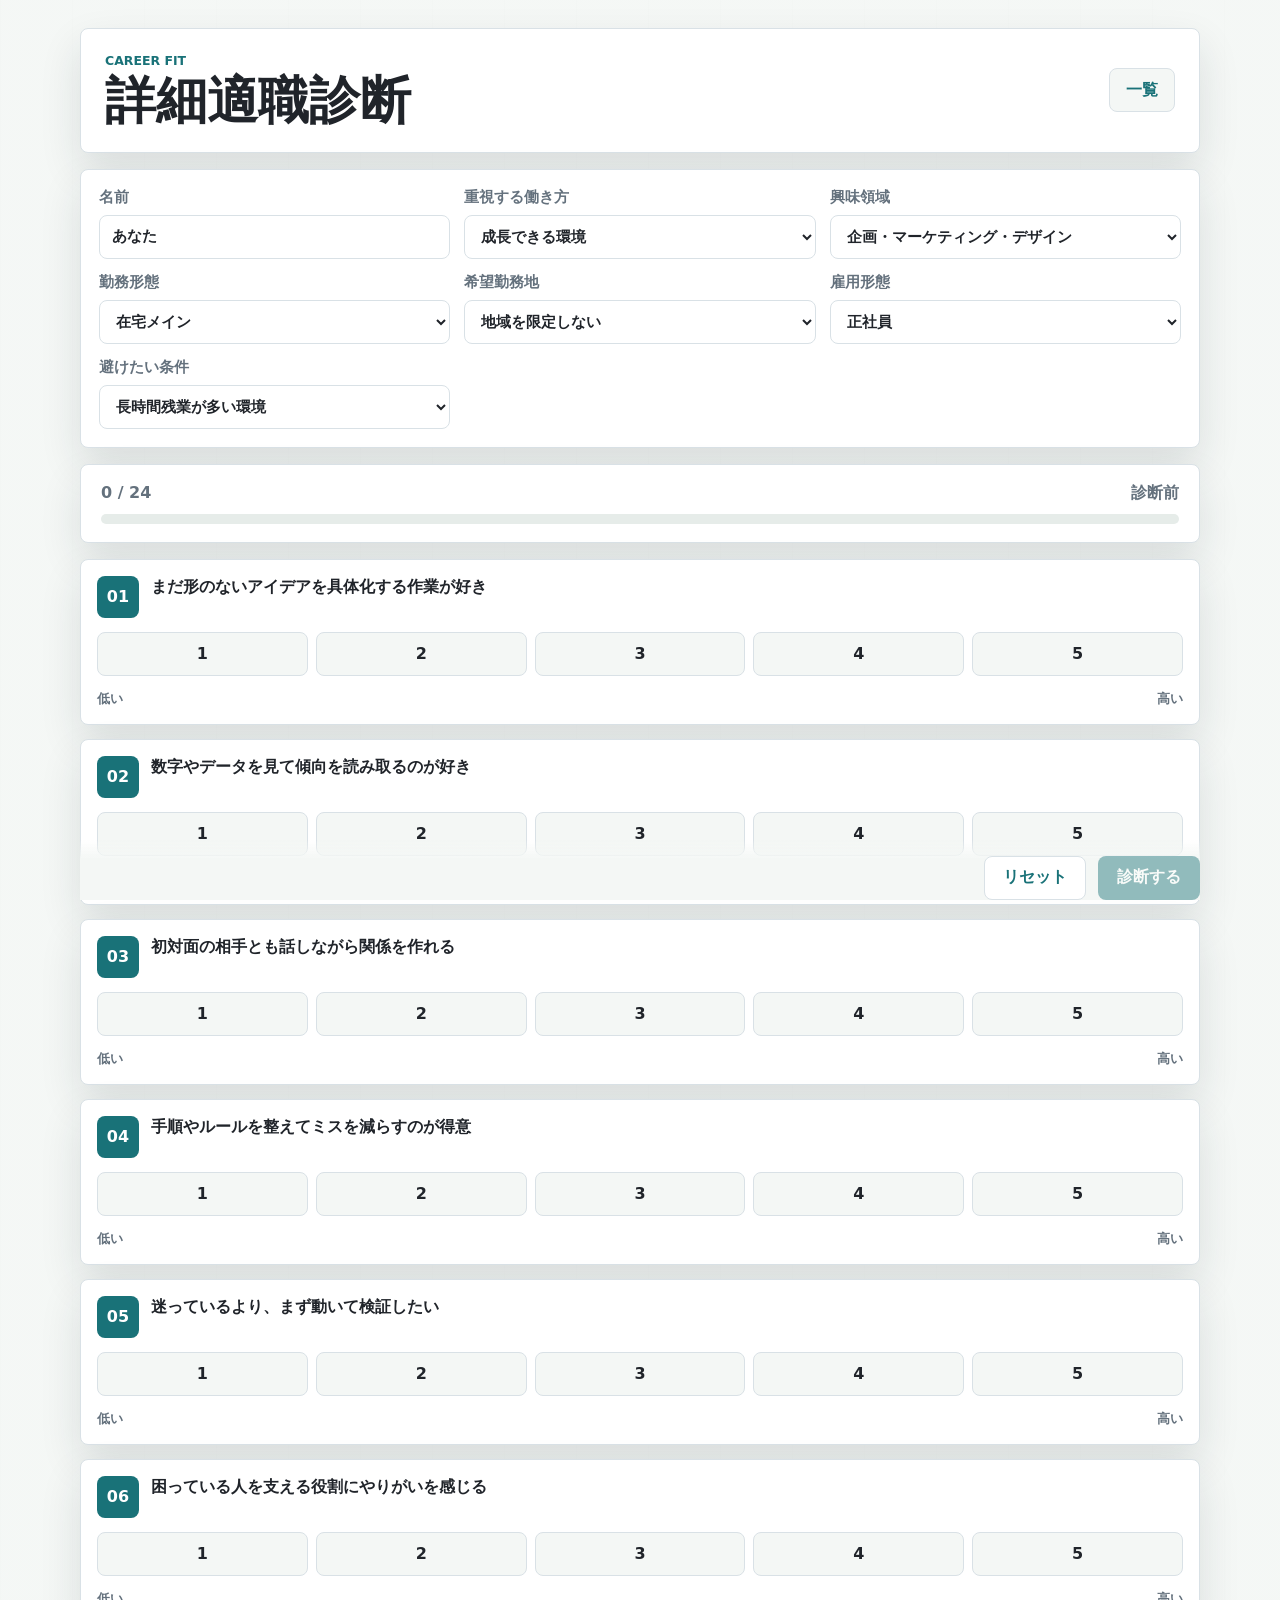
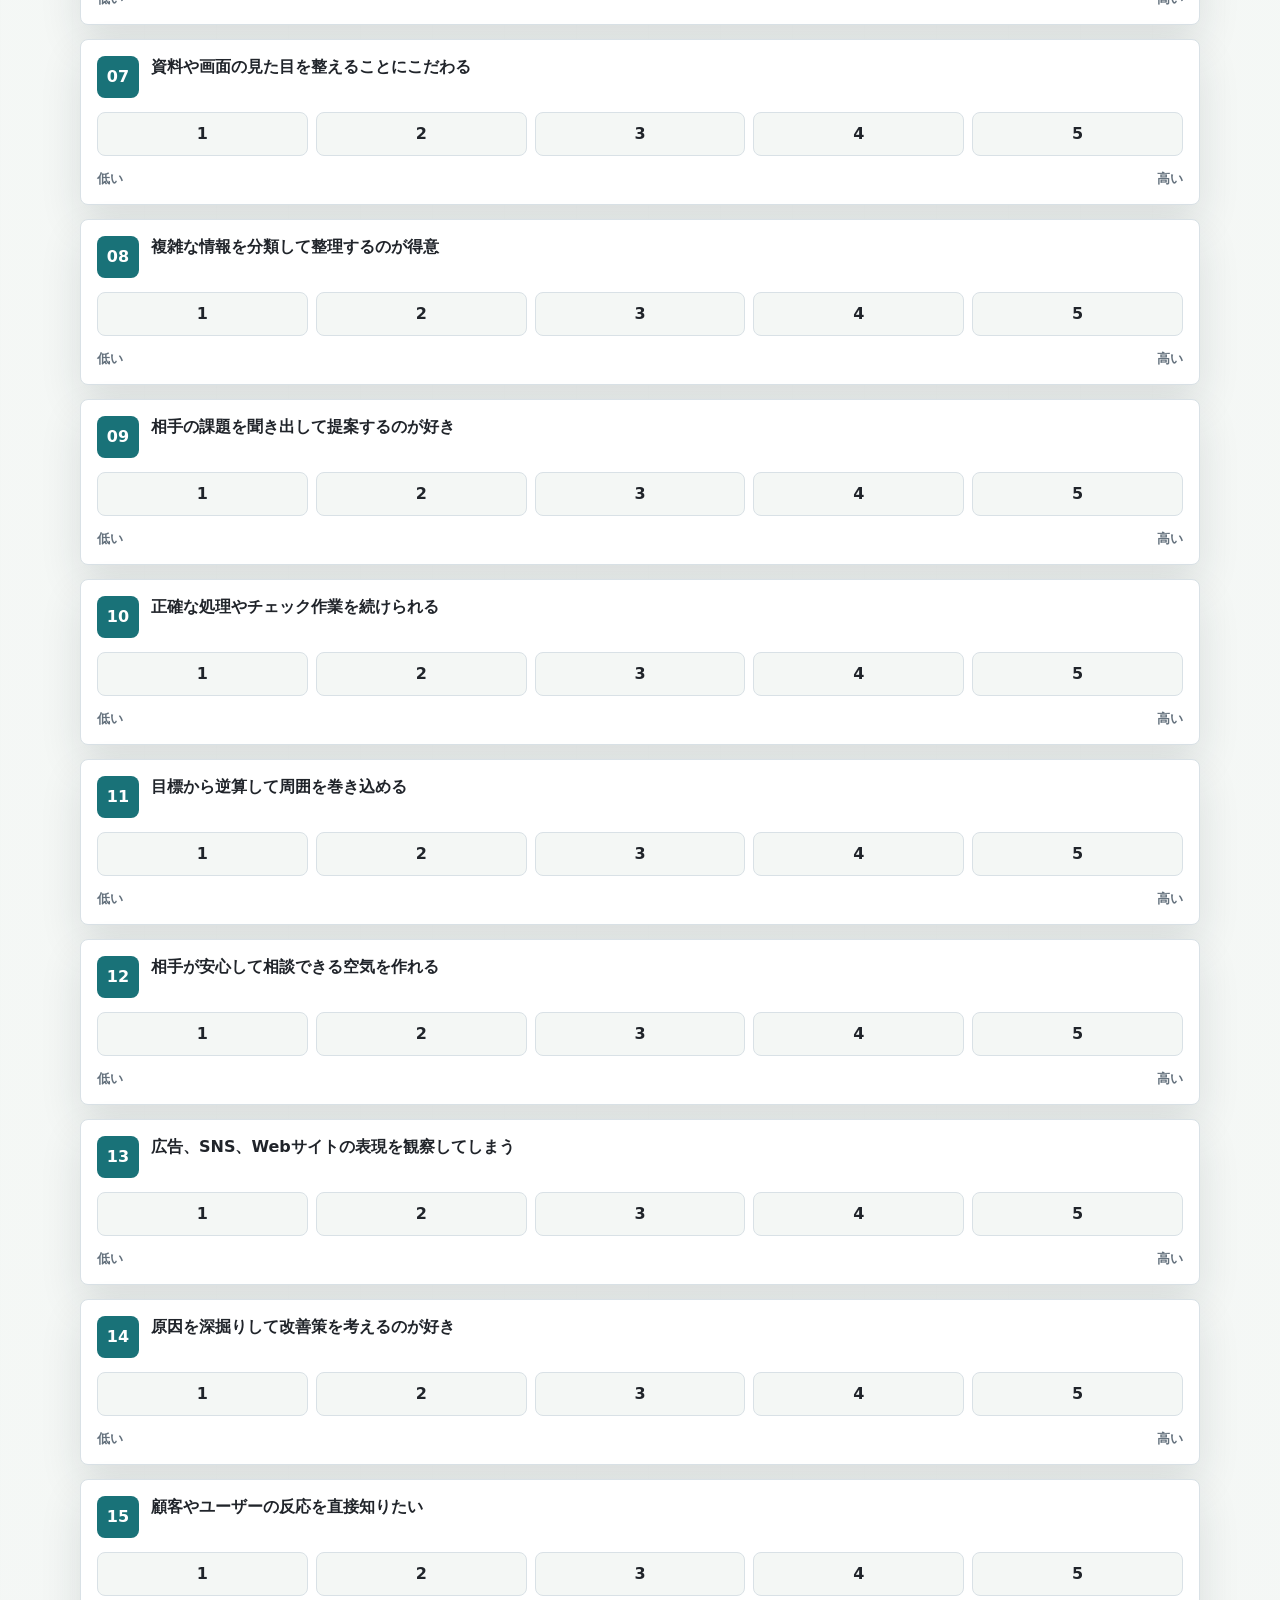
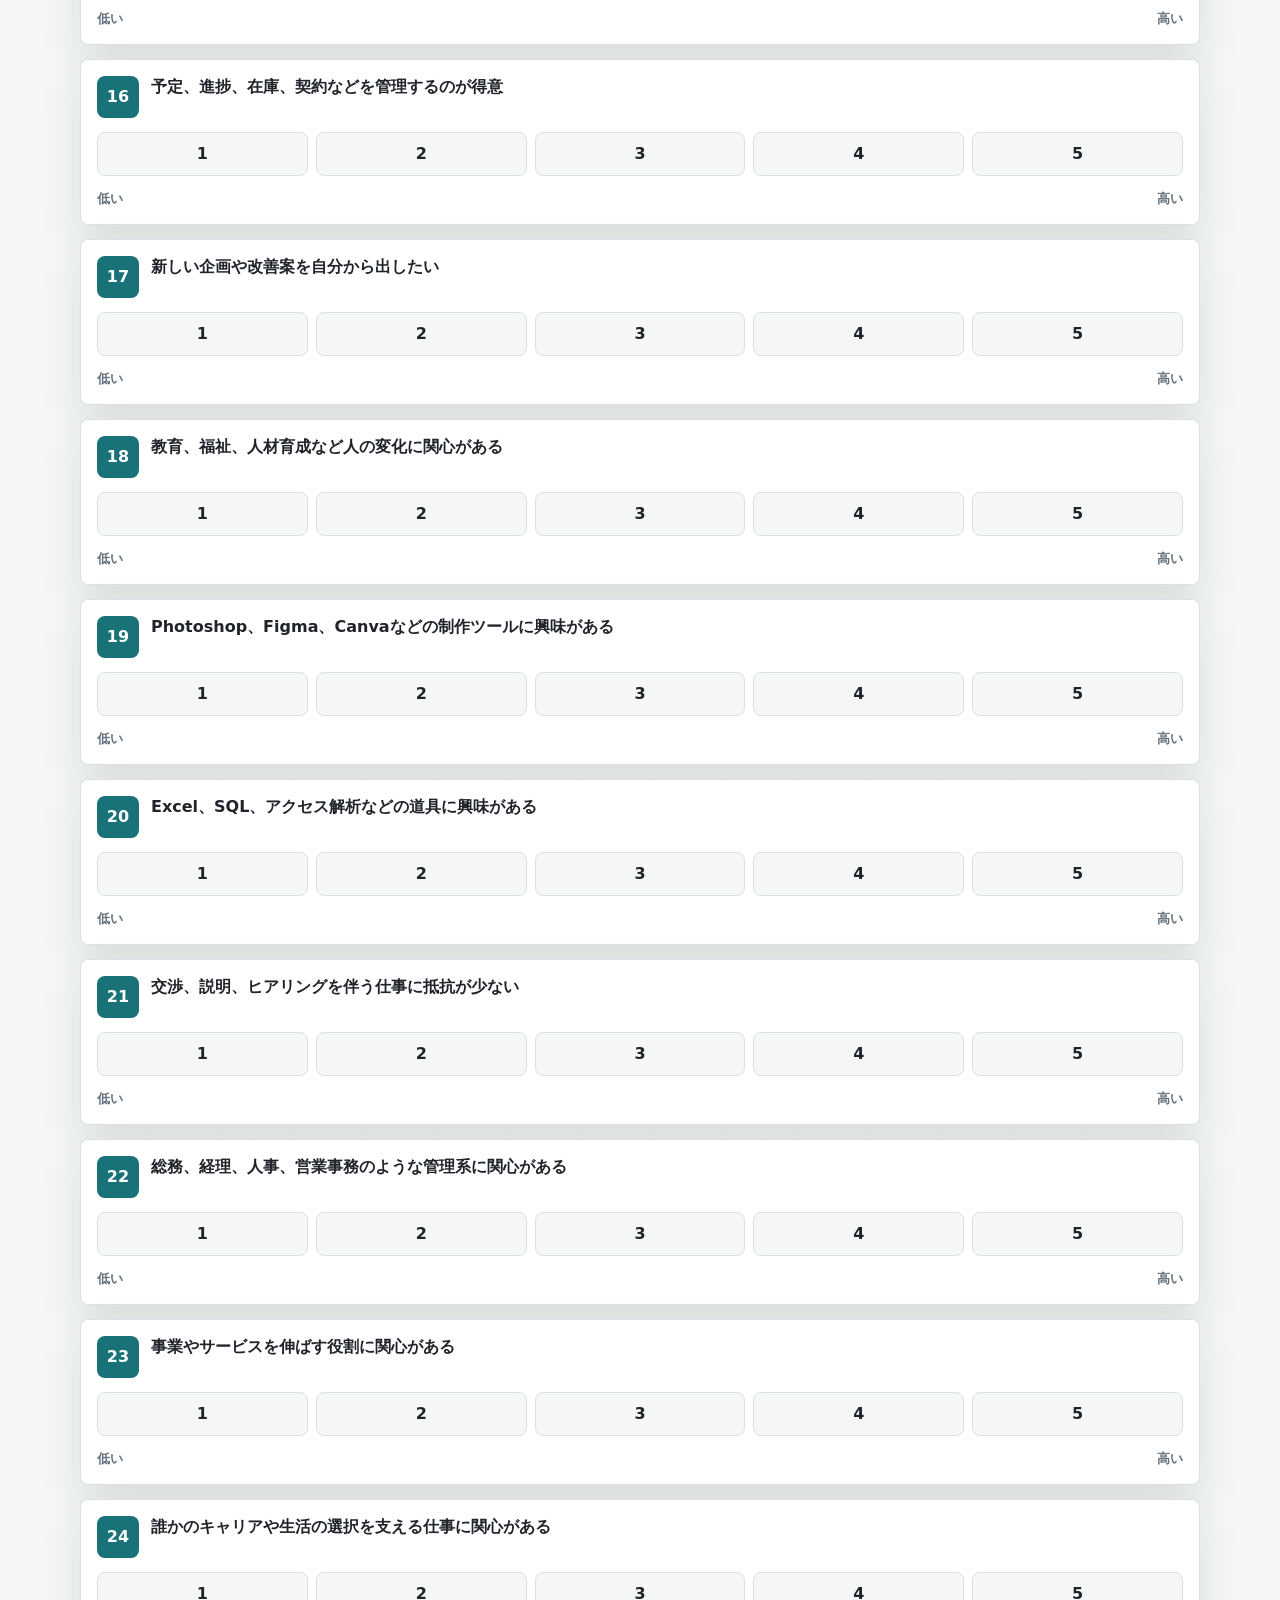
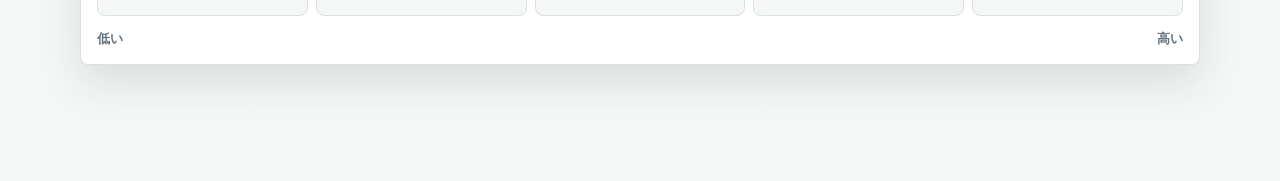
<file: public/career.html>
<!DOCTYPE html>
<html lang="ja">
<head>
    <meta charset="UTF-8">
    <meta name="viewport" content="width=device-width, initial-scale=1.0">
    <title>詳細適職診断</title>
    <link rel="stylesheet" href="career.css">
</head>
<body>
    <main class="app-shell">
        <header class="topbar">
            <div>
                <p class="eyebrow">Career Fit</p>
                <h1>詳細適職診断</h1>
            </div>
            <a class="index-link" href="/">一覧</a>
        </header>

        <section class="profile-panel">
            <label>
                名前
                <input id="userName" type="text" value="あなた" maxlength="24">
            </label>
            <label>
                重視する働き方
                <select id="workPreference">
                    <option value="成長できる環境">成長できる環境</option>
                    <option value="安定した環境">安定した環境</option>
                    <option value="自由度の高い環境">自由度の高い環境</option>
                    <option value="人の役に立つ実感">人の役に立つ実感</option>
                    <option value="専門性を磨ける環境">専門性を磨ける環境</option>
                </select>
            </label>
            <label>
                興味領域
                <select id="interestAreas">
                    <option value="企画・マーケティング・デザイン">企画・マーケティング・デザイン</option>
                    <option value="営業・接客・カスタマーサクセス">営業・接客・カスタマーサクセス</option>
                    <option value="事務・管理・コーポレート">事務・管理・コーポレート</option>
                    <option value="IT・データ・プロダクト">IT・データ・プロダクト</option>
                    <option value="教育・福祉・人材支援">教育・福祉・人材支援</option>
                </select>
            </label>
            <label>
                勤務形態
                <select id="workStyle">
                    <option value="在宅メイン">在宅メイン</option>
                    <option value="在宅と出社の併用">在宅と出社の併用</option>
                    <option value="出社メイン">出社メイン</option>
                    <option value="こだわらない">こだわらない</option>
                </select>
            </label>
            <label>
                希望勤務地
                <select id="workLocation">
                    <option value="地域を限定しない">地域を限定しない</option>
                    <option value="自宅から通える範囲">自宅から通える範囲</option>
                    <option value="都市部で働きたい">都市部で働きたい</option>
                    <option value="地方・地元で働きたい">地方・地元で働きたい</option>
                    <option value="フルリモートなら全国可">フルリモートなら全国可</option>
                </select>
            </label>
            <label>
                雇用形態
                <select id="employmentType">
                    <option value="正社員">正社員</option>
                    <option value="契約社員・派遣も検討">契約社員・派遣も検討</option>
                    <option value="アルバイト・パートも検討">アルバイト・パートも検討</option>
                    <option value="副業・業務委託も検討">副業・業務委託も検討</option>
                    <option value="こだわらない">こだわらない</option>
                </select>
            </label>
            <label>
                避けたい条件
                <select id="avoidCondition">
                    <option value="長時間残業が多い環境">長時間残業が多い環境</option>
                    <option value="転勤が多い環境">転勤が多い環境</option>
                    <option value="ノルマが強い環境">ノルマが強い環境</option>
                    <option value="人前で話す機会が多い環境">人前で話す機会が多い環境</option>
                    <option value="単独作業が多すぎる環境">単独作業が多すぎる環境</option>
                    <option value="特になし">特になし</option>
                </select>
            </label>
        </section>

        <section id="historyPanel" class="history-panel" hidden>
            <div class="history-head">
                <div>
                    <p class="eyebrow">Saved Results</p>
                    <h2>保存した診断結果</h2>
                </div>
                <button id="clearHistoryBtn" class="ghost-btn" type="button">履歴を削除</button>
            </div>
            <div id="historyList" class="history-list"></div>
        </section>

        <section class="meter" aria-label="回答進捗">
            <div class="meter-row">
                <span id="progressText">0 / 24</span>
                <span id="leadingTrait">診断前</span>
            </div>
            <div class="meter-track">
                <div id="progressBar" class="meter-fill"></div>
            </div>
        </section>

        <section id="questionnaire" class="questionnaire"></section>

        <section class="actions">
            <button id="resetBtn" class="ghost-btn" type="button">リセット</button>
            <button id="submitBtn" class="primary-btn" type="button" disabled>診断する</button>
        </section>

        <section id="loading" class="loading" hidden>
            <span class="spinner"></span>
            <span>詳細レポートを作成中...</span>
        </section>

        <section id="result" class="result" hidden>
            <div class="result-header">
                <div>
                    <p class="eyebrow">Result</p>
                    <h2 id="headline">診断結果</h2>
                </div>
                <div class="result-actions">
                    <button id="pdfBtn" class="ghost-btn" type="button">PDF保存</button>
                    <button id="shareBtn" class="ghost-btn" type="button">シェア</button>
                    <button id="retryBtn" class="ghost-btn" type="button">もう一度</button>
                </div>
            </div>

            <p id="summary" class="summary"></p>
            <p id="shareStatus" class="share-status" aria-live="polite"></p>

            <div class="score-grid" id="scoreGrid"></div>

            <div class="role-list" id="bestRoles"></div>

            <div class="detail-grid">
                <article>
                    <h3>近い職種</h3>
                    <ul id="nearRoles"></ul>
                </article>
                <article>
                    <h3>避けたい環境</h3>
                    <ul id="avoidEnvironments"></ul>
                </article>
                <article>
                    <h3>最初に磨くスキル</h3>
                    <ul id="skillPlan"></ul>
                </article>
                <article>
                    <h3>面接で使える言葉</h3>
                    <ul id="interviewKeywords"></ul>
                </article>
            </div>

            <p id="caveat" class="caveat"></p>
        </section>
    </main>

    <script>
        const traits = {
            creative: '創造',
            analytical: '分析',
            people: '対人',
            structure: '秩序',
            action: '推進',
            support: '支援'
        };

        const questions = [
            { text: 'まだ形のないアイデアを具体化する作業が好き', trait: 'creative' },
            { text: '数字やデータを見て傾向を読み取るのが好き', trait: 'analytical' },
            { text: '初対面の相手とも話しながら関係を作れる', trait: 'people' },
            { text: '手順やルールを整えてミスを減らすのが得意', trait: 'structure' },
            { text: '迷っているより、まず動いて検証したい', trait: 'action' },
            { text: '困っている人を支える役割にやりがいを感じる', trait: 'support' },
            { text: '資料や画面の見た目を整えることにこだわる', trait: 'creative' },
            { text: '複雑な情報を分類して整理するのが得意', trait: 'analytical' },
            { text: '相手の課題を聞き出して提案するのが好き', trait: 'people' },
            { text: '正確な処理やチェック作業を続けられる', trait: 'structure' },
            { text: '目標から逆算して周囲を巻き込める', trait: 'action' },
            { text: '相手が安心して相談できる空気を作れる', trait: 'support' },
            { text: '広告、SNS、Webサイトの表現を観察してしまう', trait: 'creative' },
            { text: '原因を深掘りして改善策を考えるのが好き', trait: 'analytical' },
            { text: '顧客やユーザーの反応を直接知りたい', trait: 'people' },
            { text: '予定、進捗、在庫、契約などを管理するのが得意', trait: 'structure' },
            { text: '新しい企画や改善案を自分から出したい', trait: 'action' },
            { text: '教育、福祉、人材育成など人の変化に関心がある', trait: 'support' },
            { text: 'Photoshop、Figma、Canvaなどの制作ツールに興味がある', trait: 'creative' },
            { text: 'Excel、SQL、アクセス解析などの道具に興味がある', trait: 'analytical' },
            { text: '交渉、説明、ヒアリングを伴う仕事に抵抗が少ない', trait: 'people' },
            { text: '総務、経理、人事、営業事務のような管理系に関心がある', trait: 'structure' },
            { text: '事業やサービスを伸ばす役割に関心がある', trait: 'action' },
            { text: '誰かのキャリアや生活の選択を支える仕事に関心がある', trait: 'support' }
        ];

        const roles = [
            { title: 'インハウスWebデザイナー', weights: { creative: 5, analytical: 2, people: 2, structure: 3, action: 2, support: 1 }, firstStep: 'Figmaで既存サイトの改善案を3画面作る' },
            { title: 'UIデザイナー SaaSプロダクト担当', weights: { creative: 5, analytical: 4, people: 2, structure: 3, action: 3, support: 2 }, firstStep: '画面遷移とコンポーネント設計を含むポートフォリオを作る' },
            { title: '広告バナー・LP制作デザイナー', weights: { creative: 5, analytical: 3, people: 1, structure: 2, action: 4, support: 1 }, firstStep: '同じ商品のバナーを訴求違いで10案作る' },
            { title: 'UXリサーチ補助・ユーザーインタビュー担当', weights: { creative: 3, analytical: 4, people: 4, structure: 3, action: 2, support: 4 }, firstStep: '5人分のインタビュー設計と分析サンプルを作る' },
            { title: 'コンテンツマーケティング編集担当', weights: { creative: 4, analytical: 3, people: 2, structure: 3, action: 3, support: 2 }, firstStep: '検索意図を整理した記事構成案を5本作る' },
            { title: 'SNS運用・キャンペーン企画担当', weights: { creative: 4, analytical: 3, people: 3, structure: 2, action: 5, support: 2 }, firstStep: '1か月分の投稿カレンダーと効果指標を作る' },
            { title: 'Web広告運用アシスタント', weights: { creative: 2, analytical: 5, people: 2, structure: 4, action: 3, support: 1 }, firstStep: '広告指標の意味と改善パターンを表にまとめる' },
            { title: 'データアナリスト入門職', weights: { creative: 2, analytical: 5, people: 2, structure: 4, action: 2, support: 1 }, firstStep: 'ExcelかSQLで売上データの分析レポートを作る' },
            { title: '営業企画・営業推進アシスタント', weights: { creative: 2, analytical: 4, people: 3, structure: 4, action: 4, support: 2 }, firstStep: '営業KPIのダッシュボード案を作る' },
            { title: '法人向けインサイドセールス', weights: { creative: 2, analytical: 3, people: 5, structure: 3, action: 5, support: 2 }, firstStep: '商談化までのトークスクリプトを作る' },
            { title: 'カスタマーサクセス オンボーディング担当', weights: { creative: 2, analytical: 3, people: 5, structure: 4, action: 3, support: 5 }, firstStep: '導入初月の顧客支援フローを作る' },
            { title: '採用人事アシスタント', weights: { creative: 2, analytical: 3, people: 5, structure: 4, action: 3, support: 4 }, firstStep: '求人票と面接評価シートを改善する' },
            { title: '人事労務オペレーション担当', weights: { creative: 1, analytical: 3, people: 3, structure: 5, action: 2, support: 4 }, firstStep: '入退社手続きのチェックリストを作る' },
            { title: '総務・ファシリティ管理担当', weights: { creative: 1, analytical: 2, people: 3, structure: 5, action: 3, support: 4 }, firstStep: '備品管理と社内問い合わせの運用案を作る' },
            { title: '経理事務・請求管理担当', weights: { creative: 1, analytical: 4, people: 2, structure: 5, action: 2, support: 2 }, firstStep: '請求、入金、経費精算の流れを図にする' },
            { title: '購買・調達アシスタント', weights: { creative: 1, analytical: 4, people: 3, structure: 5, action: 3, support: 2 }, firstStep: '見積比較表と発注フローを作る' },
            { title: '事業企画アシスタント', weights: { creative: 3, analytical: 5, people: 3, structure: 3, action: 4, support: 1 }, firstStep: '市場、競合、顧客課題を1枚に整理する' },
            { title: 'プロダクトマネージャー補佐', weights: { creative: 3, analytical: 4, people: 4, structure: 3, action: 5, support: 2 }, firstStep: 'ユーザー課題から機能要件を10個書き出す' },
            { title: 'QAテスター・品質保証アシスタント', weights: { creative: 1, analytical: 4, people: 2, structure: 5, action: 2, support: 2 }, firstStep: 'Webアプリのテスト観点表を作る' },
            { title: 'Webディレクターアシスタント', weights: { creative: 3, analytical: 3, people: 4, structure: 4, action: 4, support: 3 }, firstStep: 'サイト制作の進行表とワイヤーフレームを作る' },
            { title: 'キャリアアドバイザー補助', weights: { creative: 1, analytical: 2, people: 5, structure: 3, action: 3, support: 5 }, firstStep: '面談ヒアリングシートを作る' },
            { title: '研修運営・ラーニングサポート担当', weights: { creative: 2, analytical: 2, people: 4, structure: 4, action: 3, support: 5 }, firstStep: '研修前後アンケートと運営チェックリストを作る' },
            { title: '医療・福祉系バックオフィス事務', weights: { creative: 1, analytical: 2, people: 3, structure: 5, action: 2, support: 5 }, firstStep: '受付、記録、請求の業務フローを調べる' },
            { title: '店舗運営本部 スーパーバイザー候補', weights: { creative: 2, analytical: 3, people: 5, structure: 4, action: 5, support: 3 }, firstStep: '店舗KPIと改善施策の例を整理する' }
        ];

        const answers = new Array(questions.length).fill(0);
        const storageKey = 'careerDiagnosisResults';
        const questionnaire = document.getElementById('questionnaire');
        const submitBtn = document.getElementById('submitBtn');
        const resetBtn = document.getElementById('resetBtn');
        const retryBtn = document.getElementById('retryBtn');
        const pdfBtn = document.getElementById('pdfBtn');
        const shareBtn = document.getElementById('shareBtn');
        const clearHistoryBtn = document.getElementById('clearHistoryBtn');
        const progressText = document.getElementById('progressText');
        const leadingTrait = document.getElementById('leadingTrait');
        const progressBar = document.getElementById('progressBar');
        const loading = document.getElementById('loading');
        const result = document.getElementById('result');
        let currentReport = null;
        let currentScores = null;
        let currentProfile = null;

        function renderQuestions() {
            questionnaire.innerHTML = '';
            questions.forEach((question, index) => {
                const card = document.createElement('article');
                card.className = 'question-card';

                const head = document.createElement('div');
                head.className = 'question-head';
                head.innerHTML = `<span>${String(index + 1).padStart(2, '0')}</span><p>${question.text}</p>`;

                const scale = document.createElement('div');
                scale.className = 'scale';
                [1, 2, 3, 4, 5].forEach((value) => {
                    const button = document.createElement('button');
                    button.type = 'button';
                    button.textContent = value;
                    button.setAttribute('aria-label', `${value}点`);
                    button.addEventListener('click', () => {
                        answers[index] = value;
                        updateState();
                    });
                    scale.appendChild(button);
                });

                const labels = document.createElement('div');
                labels.className = 'scale-labels';
                labels.innerHTML = '<span>低い</span><span>高い</span>';

                card.appendChild(head);
                card.appendChild(scale);
                card.appendChild(labels);
                questionnaire.appendChild(card);
            });
        }

        function updateState() {
            document.querySelectorAll('.question-card').forEach((card, index) => {
                card.querySelectorAll('.scale button').forEach((button, buttonIndex) => {
                    button.classList.toggle('selected', answers[index] === buttonIndex + 1);
                });
            });

            const answered = answers.filter(Boolean).length;
            progressText.textContent = `${answered} / ${questions.length}`;
            progressBar.style.width = `${Math.round((answered / questions.length) * 100)}%`;
            submitBtn.disabled = answered !== questions.length;

            const scores = calculateTraitScores();
            const topTrait = Object.entries(scores).sort((a, b) => b[1] - a[1])[0];
            leadingTrait.textContent = answered ? `${traits[topTrait[0]]}が強め` : '診断前';
        }

        function calculateTraitScores() {
            const scores = Object.fromEntries(Object.keys(traits).map((key) => [key, 0]));
            questions.forEach((question, index) => {
                scores[question.trait] += answers[index] || 0;
            });
            return scores;
        }

        function rankRoles(scores) {
            const maxTraitScore = 20;
            return roles.map((role) => {
                const raw = Object.entries(role.weights).reduce((sum, [trait, weight]) => {
                    return sum + scores[trait] * weight;
                }, 0);
                const max = Object.values(role.weights).reduce((sum, weight) => sum + maxTraitScore * weight, 0);
                return {
                    ...role,
                    match: Math.round((raw / max) * 100)
                };
            }).sort((a, b) => b.match - a.match);
        }

        function traitSummary(scores) {
            return Object.entries(scores)
                .map(([key, value]) => `${traits[key]}:${value}`)
                .join(', ');
        }

        function topRolesSummary(rankedRoles) {
            return rankedRoles.slice(0, 8)
                .map((role) => `${role.title}(${role.match}%)`)
                .join(', ');
        }

        function answerSummary() {
            return questions.map((question, index) => `${index + 1}. ${question.text}=${answers[index]}`).join(' / ');
        }

        function getProfile() {
            return {
                userName: document.getElementById('userName').value.trim() || 'あなた',
                workPreference: document.getElementById('workPreference').value,
                interestAreas: document.getElementById('interestAreas').value,
                workStyle: document.getElementById('workStyle').value,
                workLocation: document.getElementById('workLocation').value,
                employmentType: document.getElementById('employmentType').value,
                avoidCondition: document.getElementById('avoidCondition').value
            };
        }

        function conditionSummary(profile) {
            return [
                `働き方:${profile.workPreference}`,
                `興味:${profile.interestAreas}`,
                `勤務形態:${profile.workStyle}`,
                `勤務地:${profile.workLocation}`,
                `雇用形態:${profile.employmentType}`,
                `避けたい条件:${profile.avoidCondition}`
            ].join(' / ');
        }

        async function diagnose() {
            const profile = getProfile();
            const scores = calculateTraitScores();
            const rankedRoles = rankRoles(scores);
            const fallback = buildFallback(scores, rankedRoles, profile);
            let finalReport = fallback;

            renderResult(fallback, scores);
            result.hidden = false;
            loading.hidden = false;
            submitBtn.disabled = true;

            try {
                const response = await fetch('/api/', {
                    method: 'POST',
                    headers: { 'Content-Type': 'application/json' },
                    body: JSON.stringify({
                        app: 'career',
                        title: '詳細適職診断',
                        userName: profile.userName,
                        workPreference: profile.workPreference,
                        interestAreas: profile.interestAreas,
                        workStyle: profile.workStyle,
                        workLocation: profile.workLocation,
                        employmentType: profile.employmentType,
                        avoidCondition: profile.avoidCondition,
                        conditionSummary: conditionSummary(profile),
                        traitScores: traitSummary(scores),
                        topRoles: topRolesSummary(rankedRoles),
                        answerSummary: answerSummary()
                    })
                });

                if (!response.ok) {
                    const error = await response.json();
                    throw new Error(error.error || 'API error');
                }

                const payload = await response.json();
                finalReport = mergeReport(fallback, payload.data);
                renderResult(finalReport, scores);
            } catch (error) {
                finalReport = {
                    ...fallback,
                    caveat: `${fallback.caveat} 詳細レポートの生成に失敗したため、ローカル診断結果を表示しています。`
                };
                renderResult(finalReport, scores);
            } finally {
                saveDiagnosis(finalReport, scores, profile);
                renderHistory();
                loading.hidden = true;
                submitBtn.disabled = false;
                result.scrollIntoView({ behavior: 'smooth', block: 'start' });
            }
        }

        function buildFallback(scores, rankedRoles, profile) {
            const top = rankedRoles.slice(0, 3);
            return {
                headline: `${profile.userName}さんは ${top[0].title} が最有力`,
                summary: `回答傾向では${traits[Object.entries(scores).sort((a, b) => b[1] - a[1])[0][0]]}の強みが目立ちます。${profile.workStyle}や${profile.employmentType}の条件も踏まえて比較しましょう。`,
                bestRoles: top.map((role) => ({
                    title: role.title,
                    match: role.match,
                    why: matchingReason(role, scores),
                    firstStep: role.firstStep
                })),
                nearRoles: rankedRoles.slice(3, 6).map((role) => role.title),
                avoidEnvironments: [profile.avoidCondition, '役割が曖昧で評価基準が見えない環境', '学習や改善の時間がまったく取れない環境'],
                skillPlan: top.map((role) => role.firstStep),
                interviewKeywords: ['課題を整理して改善に変える', '相手に合わせて情報を届ける', '未経験領域も小さく試して学ぶ'],
                caveat: 'この結果はキャリア選択の目安です。実際の応募では仕事内容、組織、育成体制も確認してください。'
            };
        }

        function mergeReport(fallback, generated) {
            const report = generated && generated.data ? generated.data : generated;
            if (!report || typeof report !== 'object') {
                return fallback;
            }

            return {
                headline: report.headline || fallback.headline,
                summary: report.summary || fallback.summary,
                bestRoles: nonEmptyArray(report.bestRoles) ? mergeRoles(fallback.bestRoles, report.bestRoles) : fallback.bestRoles,
                nearRoles: nonEmptyArray(report.nearRoles) ? report.nearRoles : fallback.nearRoles,
                avoidEnvironments: nonEmptyArray(report.avoidEnvironments) ? report.avoidEnvironments : fallback.avoidEnvironments,
                skillPlan: nonEmptyArray(report.skillPlan) ? report.skillPlan : fallback.skillPlan,
                interviewKeywords: nonEmptyArray(report.interviewKeywords) ? report.interviewKeywords : fallback.interviewKeywords,
                caveat: report.caveat || fallback.caveat
            };
        }

        function mergeRoles(fallbackRoles, generatedRoles) {
            return fallbackRoles.map((fallbackRole, index) => {
                const generatedRole = generatedRoles[index] || {};
                return {
                    title: generatedRole.title || fallbackRole.title,
                    match: Number.isFinite(Number(generatedRole.match)) ? Number(generatedRole.match) : fallbackRole.match,
                    why: generatedRole.why || fallbackRole.why,
                    firstStep: generatedRole.firstStep || fallbackRole.firstStep
                };
            });
        }

        function nonEmptyArray(value) {
            return Array.isArray(value) && value.length > 0;
        }

        function matchingReason(role, scores) {
            const strongTraits = Object.entries(role.weights)
                .sort((a, b) => b[1] - a[1])
                .slice(0, 2)
                .map(([key]) => traits[key])
                .join('と');
            return `${strongTraits}を使う場面が多く、回答傾向と重なります。`;
        }

        function renderResult(data, scores) {
            if (!data || typeof data !== 'object') {
                return;
            }

            currentReport = data;
            currentScores = scores;
            currentProfile = getProfile();
            document.getElementById('shareStatus').textContent = '';
            document.getElementById('headline').textContent = data.headline || '診断結果';
            document.getElementById('summary').textContent = data.summary || '';
            renderScores(scores);
            renderBestRoles(data.bestRoles || []);
            renderList('nearRoles', data.nearRoles);
            renderList('avoidEnvironments', data.avoidEnvironments);
            renderList('skillPlan', data.skillPlan);
            renderList('interviewKeywords', data.interviewKeywords);
            document.getElementById('caveat').textContent = data.caveat || 'この結果はキャリア選択の目安です。';
        }

        function getSavedDiagnoses() {
            try {
                const saved = JSON.parse(localStorage.getItem(storageKey) || '[]');
                return Array.isArray(saved) ? saved : [];
            } catch (error) {
                return [];
            }
        }

        function saveDiagnosis(report, scores, profile) {
            try {
                const saved = getSavedDiagnoses();
                const record = {
                    id: `${Date.now()}-${Math.random().toString(36).slice(2)}`,
                    createdAt: new Date().toISOString(),
                    profile,
                    answers: [...answers],
                    scores,
                    report
                };
                localStorage.setItem(storageKey, JSON.stringify([record, ...saved].slice(0, 12)));
            } catch (error) {
                document.getElementById('caveat').textContent = `${report.caveat || 'この結果はキャリア選択の目安です。'} ブラウザの保存領域に保存できませんでした。`;
            }
        }

        function renderHistory() {
            const historyPanel = document.getElementById('historyPanel');
            const historyList = document.getElementById('historyList');
            const saved = getSavedDiagnoses();

            historyPanel.hidden = saved.length === 0;
            historyList.innerHTML = '';

            saved.forEach((record) => {
                const item = document.createElement('article');
                item.className = 'history-item';

                const body = document.createElement('div');
                const title = document.createElement('h3');
                title.textContent = `${record.profile?.userName || 'あなた'}さんの結果`;

                const meta = document.createElement('p');
                const date = new Date(record.createdAt);
                meta.textContent = `${Number.isNaN(date.getTime()) ? '' : date.toLocaleString('ja-JP')} / ${record.profile?.workStyle || '条件未設定'} / ${record.profile?.employmentType || '条件未設定'}`;

                const headline = document.createElement('p');
                headline.className = 'history-headline';
                headline.textContent = record.report?.headline || '診断結果';

                body.appendChild(title);
                body.appendChild(meta);
                body.appendChild(headline);

                const actions = document.createElement('div');
                actions.className = 'history-actions';

                const viewButton = document.createElement('button');
                viewButton.type = 'button';
                viewButton.className = 'ghost-btn';
                viewButton.textContent = '表示';
                viewButton.addEventListener('click', () => loadDiagnosis(record));

                const deleteButton = document.createElement('button');
                deleteButton.type = 'button';
                deleteButton.className = 'ghost-btn';
                deleteButton.textContent = '削除';
                deleteButton.addEventListener('click', () => deleteDiagnosis(record.id));

                actions.appendChild(viewButton);
                actions.appendChild(deleteButton);
                item.appendChild(body);
                item.appendChild(actions);
                historyList.appendChild(item);
            });
        }

        function loadDiagnosis(record) {
            if (record.profile) {
                Object.entries(record.profile).forEach(([key, value]) => {
                    const field = document.getElementById(key);
                    if (field) {
                        field.value = value;
                    }
                });
            }

            if (Array.isArray(record.answers) && record.answers.length === answers.length) {
                record.answers.forEach((value, index) => {
                    answers[index] = value;
                });
                updateState();
            }

            renderResult(record.report, record.scores || calculateTraitScores());
            currentProfile = record.profile || getProfile();
            result.hidden = false;
            result.scrollIntoView({ behavior: 'smooth', block: 'start' });
        }

        function deleteDiagnosis(id) {
            const saved = getSavedDiagnoses().filter((record) => record.id !== id);
            try {
                localStorage.setItem(storageKey, JSON.stringify(saved));
            } catch (error) {
                return;
            }
            renderHistory();
        }

        function clearHistory() {
            try {
                localStorage.removeItem(storageKey);
            } catch (error) {
                return;
            }
            renderHistory();
        }

        function downloadResultPdf() {
            if (result.hidden || !currentReport) {
                return;
            }
            const shareStatus = document.getElementById('shareStatus');
            try {
                shareStatus.textContent = 'PDFを作成しています...';
                const pages = renderPdfPages();
                const blob = createPdfBlob(pages);
                const url = URL.createObjectURL(blob);
                const link = document.createElement('a');
                link.href = url;
                link.download = `career-result-${new Date().toISOString().slice(0, 10)}.pdf`;
                document.body.appendChild(link);
                link.click();
                document.body.removeChild(link);
                setTimeout(() => URL.revokeObjectURL(url), 1000);
                shareStatus.textContent = 'PDFを保存しました。';
            } catch (error) {
                shareStatus.textContent = 'PDFを作成できませんでした。';
            }
        }

        function renderPdfPages() {
            const pageWidth = 1240;
            const pageHeight = 1754;
            const margin = 88;
            const bottom = pageHeight - 88;
            const profile = currentProfile || getProfile();
            const report = currentReport;
            const scores = currentScores || calculateTraitScores();
            const pages = [];
            let canvas;
            let context;
            let y;

            function startPage() {
                canvas = document.createElement('canvas');
                canvas.width = pageWidth;
                canvas.height = pageHeight;
                context = canvas.getContext('2d');
                context.fillStyle = '#ffffff';
                context.fillRect(0, 0, pageWidth, pageHeight);
                context.fillStyle = '#197278';
                context.fillRect(0, 0, pageWidth, 18);
                context.fillStyle = '#20242a';
                y = margin;
                pages.push(canvas);
            }

            function setFont(size, weight = 600) {
                context.font = `${weight} ${size}px "Segoe UI", "Yu Gothic", "Hiragino Sans", sans-serif`;
            }

            function wrapText(text, maxWidth, size, weight = 600) {
                setFont(size, weight);
                const source = String(text || '');
                const lines = [];
                let line = '';
                Array.from(source).forEach((char) => {
                    const nextLine = line + char;
                    if (context.measureText(nextLine).width > maxWidth && line) {
                        lines.push(line);
                        line = char;
                    } else {
                        line = nextLine;
                    }
                });
                if (line) {
                    lines.push(line);
                }
                return lines.length ? lines : [''];
            }

            function ensureSpace(height) {
                if (y + height <= bottom) {
                    return;
                }
                startPage();
            }

            function drawText(text, options = {}) {
                const size = options.size || 34;
                const lineHeight = options.lineHeight || Math.round(size * 1.45);
                const weight = options.weight || 600;
                const color = options.color || '#20242a';
                const indent = options.indent || 0;
                const before = options.before || 0;
                const after = options.after || 0;
                const maxWidth = pageWidth - margin * 2 - indent;
                const lines = wrapText(text, maxWidth, size, weight);
                ensureSpace(before + lines.length * lineHeight + after);
                y += before;
                setFont(size, weight);
                context.fillStyle = color;
                lines.forEach((line) => {
                    context.fillText(line, margin + indent, y);
                    y += lineHeight;
                });
                y += after;
            }

            function drawRule() {
                ensureSpace(26);
                context.strokeStyle = '#d9e1e6';
                context.lineWidth = 2;
                context.beginPath();
                context.moveTo(margin, y);
                context.lineTo(pageWidth - margin, y);
                context.stroke();
                y += 26;
            }

            function drawList(title, items = []) {
                drawText(title, { size: 34, weight: 800, color: '#197278', before: 20, after: 8 });
                items.slice(0, 3).forEach((item) => {
                    drawText(`- ${item}`, { size: 28, weight: 500, indent: 18 });
                });
            }

            startPage();
            drawText('詳細適職診断 結果レポート', { size: 48, weight: 900, color: '#197278', after: 12 });
            drawText(`${profile.userName || 'あなた'}さん`, { size: 32, weight: 800, color: '#64717d', after: 18 });
            drawText(report.headline || '診断結果', { size: 42, weight: 900, after: 10 });
            drawText(report.summary || '', { size: 30, weight: 500, color: '#35404a', after: 18 });
            drawRule();
            drawText(`条件: ${conditionSummary(profile)}`, { size: 26, weight: 500, color: '#35404a', after: 14 });
            drawText(`強みスコア: ${Object.entries(scores).map(([key, value]) => `${traits[key]}:${value}`).join(' / ')}`, { size: 26, weight: 500, color: '#35404a', after: 16 });

            drawText('上位候補', { size: 36, weight: 900, color: '#197278', before: 8, after: 10 });
            (report.bestRoles || []).slice(0, 3).forEach((role, index) => {
                ensureSpace(210);
                drawText(`${index + 1}. ${role.title || '候補職種'} (${role.match || 0}% match)`, { size: 32, weight: 900, after: 4 });
                drawText(role.why || '', { size: 26, weight: 500, color: '#35404a' });
                drawText(`最初の一歩: ${role.firstStep || ''}`, { size: 26, weight: 700, color: '#35404a', after: 12 });
            });

            drawList('近い職種', report.nearRoles);
            drawList('避けたい環境', report.avoidEnvironments);
            drawList('最初に磨くスキル', report.skillPlan);
            drawList('面接で使える言葉', report.interviewKeywords);
            drawText(report.caveat || 'この結果はキャリア選択の目安です。', { size: 24, weight: 500, color: '#64717d', before: 20 });

            return pages.map((page) => ({
                width: page.width,
                height: page.height,
                jpeg: dataUrlToBinary(page.toDataURL('image/jpeg', 0.92))
            }));
        }

        function dataUrlToBinary(dataUrl) {
            return atob(dataUrl.split(',')[1]);
        }

        function createPdfBlob(images) {
            const pageWidth = 595.28;
            const pageHeight = 841.89;
            const objects = [];
            const pageRefs = [];

            function addObject(content) {
                objects.push(content);
                return objects.length;
            }

            const catalogRef = addObject('<< /Type /Catalog /Pages 2 0 R >>');
            const pagesRef = addObject('');

            images.forEach((image, index) => {
                const imageRef = addObject(`<< /Type /XObject /Subtype /Image /Width ${image.width} /Height ${image.height} /ColorSpace /DeviceRGB /BitsPerComponent 8 /Filter /DCTDecode /Length ${image.jpeg.length} >>\nstream\n${image.jpeg}\nendstream`);
                const content = `q\n${pageWidth} 0 0 ${pageHeight} 0 0 cm\n/Im${index} Do\nQ`;
                const contentRef = addObject(`<< /Length ${content.length} >>\nstream\n${content}\nendstream`);
                const pageRef = addObject(`<< /Type /Page /Parent ${pagesRef} 0 R /MediaBox [0 0 ${pageWidth} ${pageHeight}] /Resources << /XObject << /Im${index} ${imageRef} 0 R >> >> /Contents ${contentRef} 0 R >>`);
                pageRefs.push(pageRef);
            });

            objects[pagesRef - 1] = `<< /Type /Pages /Kids [${pageRefs.map((ref) => `${ref} 0 R`).join(' ')}] /Count ${pageRefs.length} >>`;

            let pdf = '%PDF-1.4\n';
            const offsets = [0];
            objects.forEach((object, index) => {
                offsets.push(pdf.length);
                pdf += `${index + 1} 0 obj\n${object}\nendobj\n`;
            });
            const xrefOffset = pdf.length;
            pdf += `xref\n0 ${objects.length + 1}\n0000000000 65535 f \n`;
            offsets.slice(1).forEach((offset) => {
                pdf += `${String(offset).padStart(10, '0')} 00000 n \n`;
            });
            pdf += `trailer\n<< /Size ${objects.length + 1} /Root ${catalogRef} 0 R >>\nstartxref\n${xrefOffset}\n%%EOF`;

            const bytes = new Uint8Array(pdf.length);
            for (let index = 0; index < pdf.length; index += 1) {
                bytes[index] = pdf.charCodeAt(index) & 0xff;
            }
            return new Blob([bytes], { type: 'application/pdf' });
        }

        function buildShareText() {
            const profile = currentProfile || getProfile();
            const report = currentReport;
            if (!report) {
                return '';
            }

            const rolesText = (report.bestRoles || [])
                .slice(0, 3)
                .map((role, index) => `${index + 1}. ${role.title || '候補職種'} ${role.match || 0}%`)
                .join('\n');

            const scoresText = currentScores
                ? Object.entries(currentScores).map(([key, value]) => `${traits[key]}:${value}`).join(' / ')
                : '';

            return [
                '詳細適職診断の結果',
                `${profile.userName || 'あなた'}さん`,
                report.headline || '診断結果',
                report.summary || '',
                '',
                '上位候補',
                rolesText,
                '',
                `条件: ${conditionSummary(profile)}`,
                scoresText ? `強みスコア: ${scoresText}` : '',
                report.caveat || ''
            ].filter(Boolean).join('\n');
        }

        async function shareResult() {
            const text = buildShareText();
            const shareStatus = document.getElementById('shareStatus');
            if (!text) {
                return;
            }

            try {
                if (navigator.share) {
                    await navigator.share({
                        title: '詳細適職診断の結果',
                        text
                    });
                    shareStatus.textContent = '共有を開きました。';
                    return;
                }

                if (navigator.clipboard) {
                    await navigator.clipboard.writeText(text);
                } else {
                    copyTextFallback(text);
                }
                shareStatus.textContent = '結果テキストをコピーしました。';
            } catch (error) {
                shareStatus.textContent = '共有できませんでした。ブラウザの設定を確認してください。';
            }
        }

        function copyTextFallback(text) {
            const textarea = document.createElement('textarea');
            textarea.value = text;
            textarea.setAttribute('readonly', '');
            textarea.style.position = 'fixed';
            textarea.style.left = '-9999px';
            document.body.appendChild(textarea);
            textarea.select();
            document.execCommand('copy');
            document.body.removeChild(textarea);
        }

        function renderScores(scores) {
            const scoreGrid = document.getElementById('scoreGrid');
            scoreGrid.innerHTML = '';
            Object.entries(scores).forEach(([key, value]) => {
                const card = document.createElement('div');
                card.className = 'score-card';
                card.innerHTML = `
                    <div class="score-label">${traits[key]}</div>
                    <div class="score-value">${value}</div>
                    <div class="score-track"><div style="width: ${Math.round((value / 20) * 100)}%"></div></div>
                `;
                scoreGrid.appendChild(card);
            });
        }

        function renderBestRoles(items) {
            const list = document.getElementById('bestRoles');
            list.innerHTML = '';
            items.slice(0, 3).forEach((role, index) => {
                const article = document.createElement('article');
                article.className = 'role-card';

                const rank = document.createElement('div');
                rank.className = 'role-rank';
                rank.textContent = index + 1;

                const body = document.createElement('div');
                const title = document.createElement('h3');
                title.textContent = role.title || '候補職種';

                const match = document.createElement('p');
                match.className = 'match';
                match.textContent = `${role.match || 0}% match`;

                const why = document.createElement('p');
                why.textContent = role.why || '';

                const firstStep = document.createElement('p');
                firstStep.className = 'first-step';
                firstStep.textContent = role.firstStep || '';

                body.appendChild(title);
                body.appendChild(match);
                body.appendChild(why);
                body.appendChild(firstStep);
                article.appendChild(rank);
                article.appendChild(body);
                list.appendChild(article);
            });
        }

        function renderList(id, items = []) {
            const list = document.getElementById(id);
            list.innerHTML = '';
            items.slice(0, 3).forEach((item) => {
                const li = document.createElement('li');
                li.textContent = item;
                list.appendChild(li);
            });
        }

        function resetApp() {
            answers.fill(0);
            result.hidden = true;
            loading.hidden = true;
            updateState();
            window.scrollTo({ top: 0, behavior: 'smooth' });
        }

        submitBtn.addEventListener('click', diagnose);
        resetBtn.addEventListener('click', resetApp);
        retryBtn.addEventListener('click', resetApp);
        pdfBtn.addEventListener('click', downloadResultPdf);
        shareBtn.addEventListener('click', shareResult);
        clearHistoryBtn.addEventListener('click', clearHistory);

        renderQuestions();
        updateState();
        renderHistory();
    </script>
</body>
</html>
</file>
<file: public/career.css>
:root {
    color-scheme: light;
    --ink: #20242a;
    --muted: #64717d;
    --line: #d9e1e6;
    --surface: #ffffff;
    --soft: #f4f7f5;
    --teal: #197278;
    --green: #4b8f5a;
    --coral: #d96c4f;
    --gold: #d8a842;
    --shadow: 0 18px 42px rgba(25, 38, 52, 0.12);
}

* {
    box-sizing: border-box;
}

[hidden] {
    display: none !important;
}

body {
    margin: 0;
    min-height: 100vh;
    font-family: "Segoe UI", system-ui, -apple-system, BlinkMacSystemFont, sans-serif;
    color: var(--ink);
    background:
        linear-gradient(180deg, rgba(244, 247, 245, 0.94), rgba(244, 247, 245, 0.98)),
        repeating-linear-gradient(90deg, #e3ebe7 0, #e3ebe7 1px, transparent 1px, transparent 72px);
}

.app-shell {
    width: min(1120px, calc(100% - 32px));
    margin: 0 auto;
    padding: 28px 0 56px;
}

.topbar,
.profile-panel,
.history-panel,
.meter,
.question-card,
.result {
    background: var(--surface);
    border: 1px solid var(--line);
    border-radius: 8px;
    box-shadow: var(--shadow);
}

.topbar {
    display: flex;
    align-items: center;
    justify-content: space-between;
    gap: 16px;
    padding: 24px;
}

.eyebrow {
    margin: 0 0 6px;
    color: var(--teal);
    font-size: 0.78rem;
    font-weight: 800;
    letter-spacing: 0;
    text-transform: uppercase;
}

h1,
h2,
h3,
p,
li {
    overflow-wrap: anywhere;
}

h1 {
    margin: 0;
    font-size: clamp(1.9rem, 4vw, 3.4rem);
    line-height: 1.05;
    letter-spacing: 0;
}

.index-link,
button,
input,
select {
    min-height: 44px;
    border-radius: 8px;
    font: inherit;
}

.index-link {
    display: inline-flex;
    align-items: center;
    justify-content: center;
    padding: 0 16px;
    color: var(--teal);
    text-decoration: none;
    border: 1px solid var(--line);
    background: var(--soft);
    font-weight: 800;
}

.profile-panel {
    display: grid;
    grid-template-columns: repeat(3, minmax(0, 1fr));
    gap: 14px;
    margin-top: 16px;
    padding: 18px;
}

label {
    display: grid;
    gap: 8px;
    color: var(--muted);
    font-size: 0.92rem;
    font-weight: 800;
}

input,
select {
    width: 100%;
    padding: 0 12px;
    border: 1px solid var(--line);
    color: var(--ink);
    background: #ffffff;
}

.history-panel {
    margin-top: 16px;
    padding: 18px;
}

.history-head,
.history-item {
    display: flex;
    align-items: flex-start;
    justify-content: space-between;
    gap: 16px;
}

.history-head h2,
.history-item h3 {
    margin: 0;
}

.history-list {
    display: grid;
    gap: 10px;
    margin-top: 14px;
}

.history-item {
    padding: 14px;
    border: 1px solid var(--line);
    border-radius: 8px;
    background: var(--soft);
}

.history-item p {
    margin: 6px 0 0;
    color: var(--muted);
    font-size: 0.9rem;
}

.history-headline {
    color: var(--ink) !important;
    font-weight: 900;
}

.history-actions {
    display: flex;
    gap: 8px;
    flex: 0 0 auto;
}

.meter {
    margin-top: 16px;
    padding: 18px 20px;
}

.meter-row {
    display: flex;
    justify-content: space-between;
    gap: 16px;
    margin-bottom: 10px;
    color: var(--muted);
    font-weight: 800;
}

.meter-track,
.score-track {
    height: 10px;
    overflow: hidden;
    border-radius: 999px;
    background: #e6ece9;
}

.meter-fill,
.score-track div {
    height: 100%;
    border-radius: inherit;
    background: linear-gradient(90deg, var(--teal), var(--coral));
    transition: width 0.2s ease;
}

.questionnaire {
    display: grid;
    grid-template-columns: 1fr;
    gap: 14px;
    margin-top: 16px;
}

.question-card {
    display: grid;
    gap: 14px;
    padding: 16px;
}

.question-head {
    display: grid;
    grid-template-columns: 42px 1fr;
    gap: 12px;
    align-items: start;
}

.question-head span {
    display: grid;
    place-items: center;
    height: 42px;
    border-radius: 8px;
    color: #ffffff;
    background: var(--teal);
    font-weight: 900;
}

.question-head p {
    min-height: 42px;
    margin: 0;
    font-weight: 800;
    line-height: 1.42;
}

.scale {
    display: grid;
    grid-template-columns: repeat(5, 1fr);
    gap: 8px;
}

.scale button {
    border: 1px solid var(--line);
    color: var(--ink);
    background: var(--soft);
    cursor: pointer;
    font-weight: 900;
}

.scale button:hover {
    border-color: var(--teal);
}

.scale button.selected {
    color: #ffffff;
    border-color: var(--coral);
    background: var(--coral);
}

.scale-labels {
    display: flex;
    justify-content: space-between;
    color: var(--muted);
    font-size: 0.82rem;
    font-weight: 800;
}

.actions {
    position: sticky;
    bottom: 0;
    display: flex;
    justify-content: flex-end;
    gap: 12px;
    padding: 16px 0 0;
    background: linear-gradient(180deg, rgba(244, 247, 245, 0), #f4f7f5 32%);
}

.primary-btn,
.ghost-btn {
    padding: 0 18px;
    border: 1px solid transparent;
    cursor: pointer;
    font-weight: 900;
}

.primary-btn {
    color: #ffffff;
    background: var(--teal);
}

.primary-btn:disabled {
    cursor: not-allowed;
    opacity: 0.45;
}

.ghost-btn {
    color: var(--teal);
    background: #ffffff;
    border-color: var(--line);
}

.loading {
    display: flex;
    align-items: center;
    gap: 12px;
    margin-top: 18px;
    padding: 14px 16px;
    color: var(--teal);
    background: #e8f1ee;
    border: 1px solid #bfd9d2;
    border-radius: 8px;
    font-weight: 900;
}

.spinner {
    width: 18px;
    height: 18px;
    border: 3px solid #bad7d2;
    border-top-color: var(--teal);
    border-radius: 50%;
    animation: spin 0.8s linear infinite;
}

@keyframes spin {
    to {
        transform: rotate(360deg);
    }
}

.result {
    margin-top: 20px;
    padding: 24px;
}

.result-header {
    display: flex;
    align-items: flex-start;
    justify-content: space-between;
    gap: 16px;
}

.result-actions {
    display: flex;
    flex-wrap: wrap;
    justify-content: flex-end;
    gap: 8px;
    flex: 0 0 auto;
}

.result h2 {
    margin: 0;
    font-size: clamp(1.8rem, 4vw, 3rem);
    line-height: 1.1;
    letter-spacing: 0;
}

.summary,
.caveat,
.share-status {
    color: var(--muted);
}

.share-status {
    min-height: 1.4em;
    margin: 8px 0 0;
    font-size: 0.9rem;
    font-weight: 800;
}

.score-grid {
    display: grid;
    grid-template-columns: repeat(6, minmax(0, 1fr));
    gap: 10px;
    margin: 20px 0;
}

.score-card {
    padding: 12px;
    border: 1px solid var(--line);
    border-radius: 8px;
    background: var(--soft);
}

.score-label {
    color: var(--teal);
    font-weight: 900;
}

.score-value {
    margin: 6px 0;
    font-size: 1.5rem;
    font-weight: 900;
}

.role-list {
    display: grid;
    gap: 12px;
    margin: 20px 0;
}

.role-card {
    display: grid;
    grid-template-columns: 48px 1fr;
    gap: 14px;
    padding: 16px;
    border: 1px solid var(--line);
    border-radius: 8px;
    background: #ffffff;
}

.role-rank {
    display: grid;
    place-items: center;
    width: 48px;
    height: 48px;
    border-radius: 8px;
    color: #ffffff;
    background: var(--gold);
    font-weight: 900;
}

.role-card h3 {
    margin: 0 0 4px;
    font-size: 1.18rem;
}

.role-card p {
    margin: 8px 0 0;
    color: #35404a;
}

.match {
    color: var(--coral) !important;
    font-weight: 900;
}

.first-step {
    padding: 10px 12px;
    background: var(--soft);
    border-radius: 8px;
    font-weight: 800;
}

.detail-grid {
    display: grid;
    grid-template-columns: repeat(2, minmax(0, 1fr));
    gap: 14px;
}

.detail-grid article {
    padding: 18px;
    border: 1px solid var(--line);
    border-radius: 8px;
    background: #ffffff;
}

.detail-grid h3 {
    margin: 0 0 12px;
    color: var(--teal);
    font-size: 1rem;
}

.detail-grid ul {
    display: grid;
    gap: 10px;
    margin: 0;
    padding-left: 20px;
}

.caveat {
    margin: 20px 0 0;
    padding-top: 14px;
    border-top: 1px solid var(--line);
    font-size: 0.92rem;
}

@media (max-width: 860px) {
    .app-shell {
        width: min(100% - 20px, 1120px);
        padding-top: 10px;
    }

    .topbar,
    .result-header,
    .meter-row,
    .history-head,
    .history-item {
        align-items: stretch;
        flex-direction: column;
    }

    .profile-panel,
    .score-grid,
    .detail-grid {
        grid-template-columns: 1fr;
    }

    .history-actions,
    .result-actions {
        display: grid;
        grid-template-columns: 1fr 1fr;
    }

    .actions {
        justify-content: stretch;
    }

    .actions button {
        flex: 1;
    }
}

@media print {
    body {
        background: #ffffff;
    }

    .app-shell {
        width: 100%;
        padding: 0;
    }

    .topbar,
    .profile-panel,
    .history-panel,
    .meter,
    .questionnaire,
    .actions,
    .loading,
    .result-actions,
    .share-status {
        display: none !important;
    }

    .result {
        display: block !important;
        margin: 0;
        padding: 0;
        border: 0;
        box-shadow: none;
    }

    .result-header,
    .detail-grid,
    .score-grid,
    .role-card {
        break-inside: avoid;
    }

    .score-grid {
        grid-template-columns: repeat(3, minmax(0, 1fr));
    }
}
</file>
